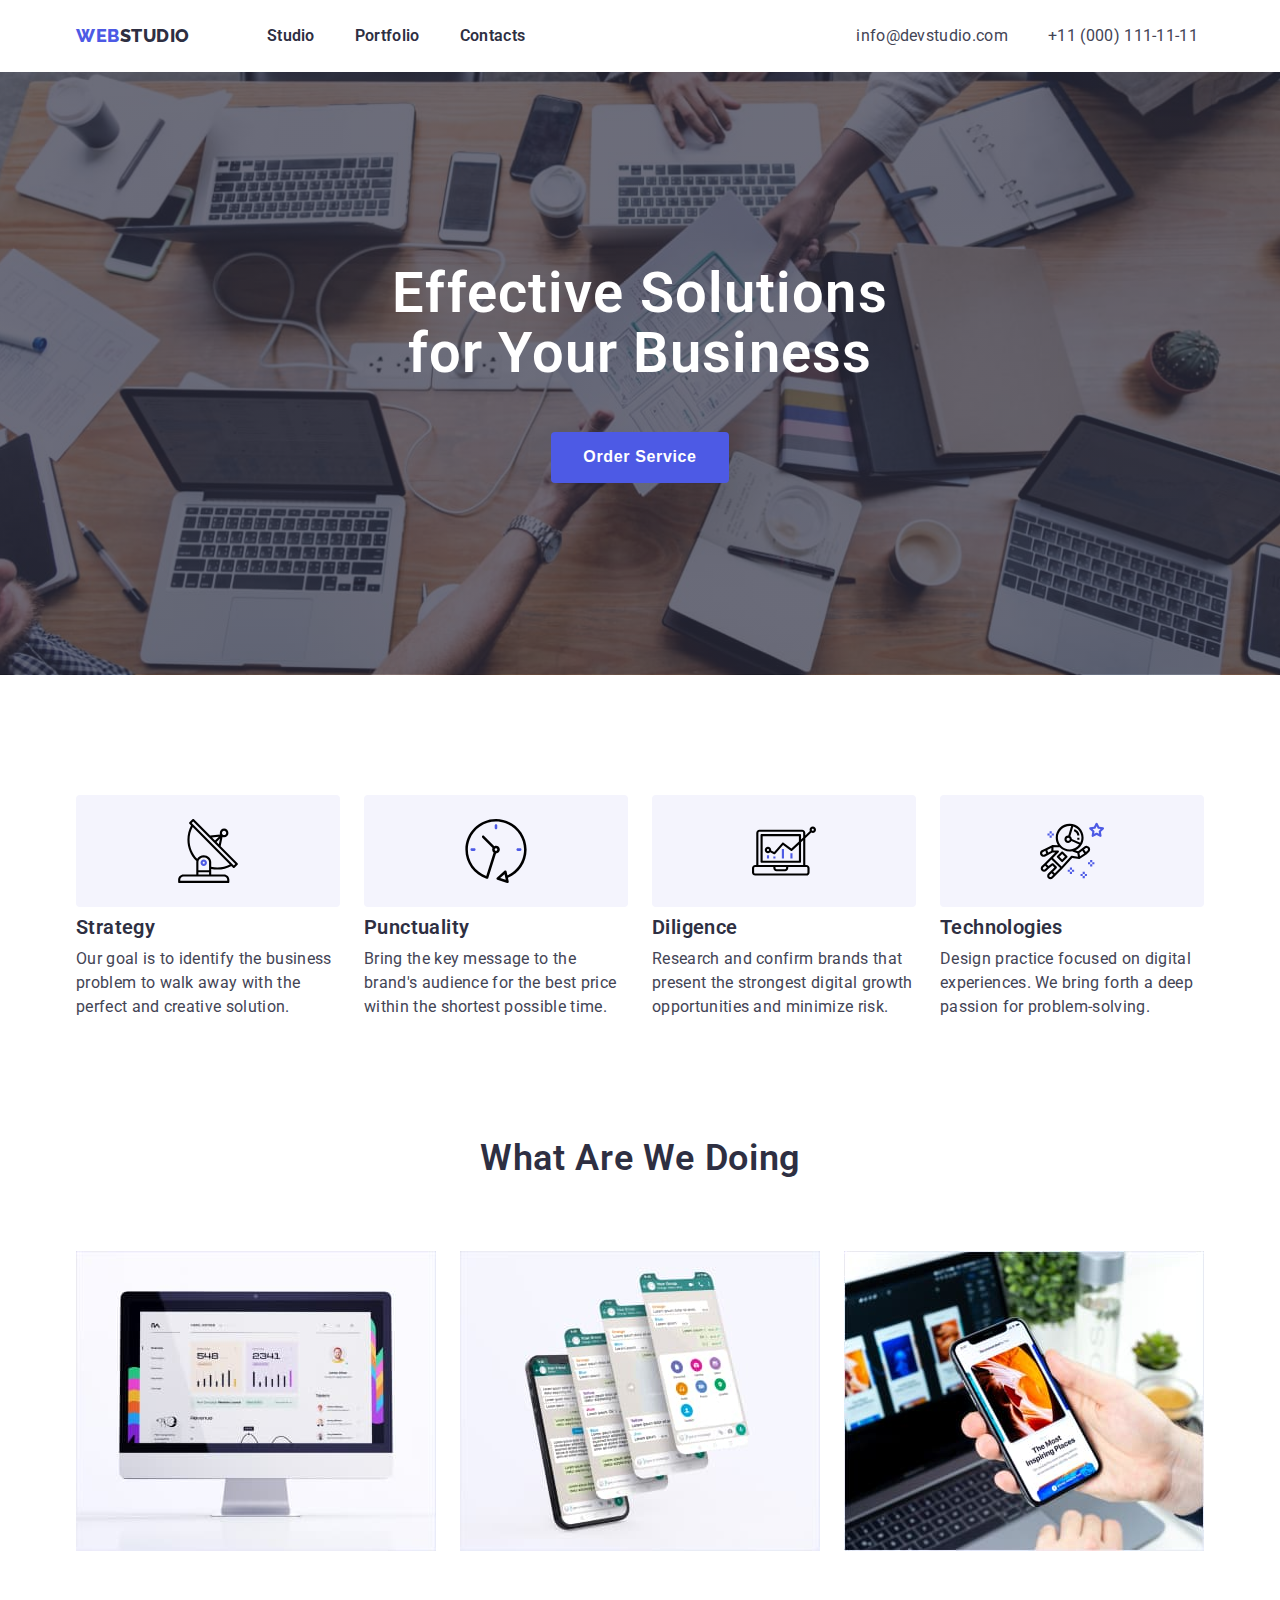
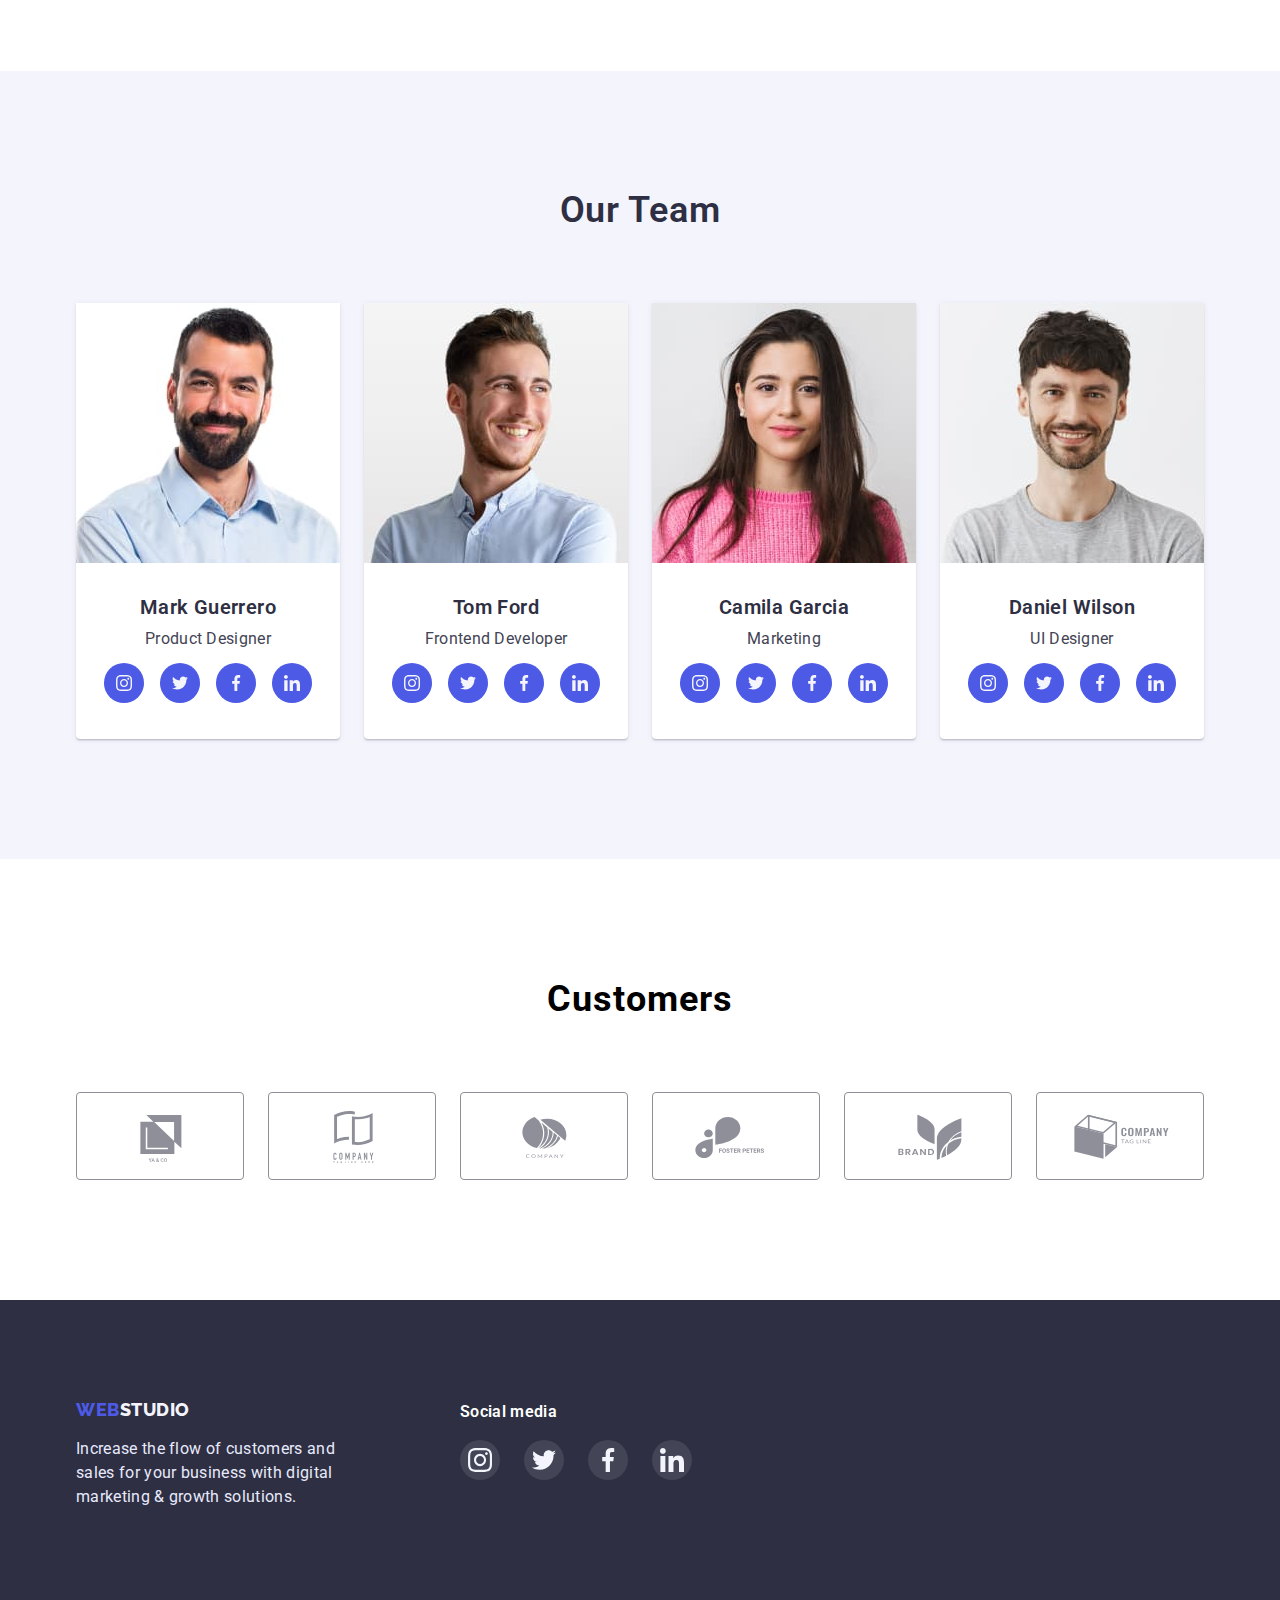
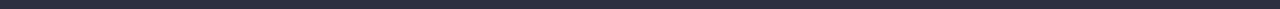
<file: index.html>
<!DOCTYPE html>
<html lang="en">
  <head>
    <meta charset="UTF-8" />
    <meta http-equiv="X-UA-Compatible" content="IE=edge" />
    <meta name="viewport" content="width=device-width, initial-scale=1.0" />
    <title>Studio</title>
    <link
      rel="stylesheet"
      href="https://cdnjs.cloudflare.com/ajax/libs/modern-normalize/1.1.0/modern-normalize.min.css"
      integrity="sha512-wpPYUAdjBVSE4KJnH1VR1HeZfpl1ub8YT/NKx4PuQ5NmX2tKuGu6U/JRp5y+Y8XG2tV+wKQpNHVUX03MfMFn9Q=="
      crossorigin="anonymous"
      referrerpolicy="no-referrer"
    />
    <link rel="stylesheet" href="./css/styles.css" />
    <link rel="preconnect" href="https://fonts.googleapis.com" />
    <link rel="preconnect" href="https://fonts.gstatic.com" crossorigin />
    <link
      href="https://fonts.googleapis.com/css2?family=Raleway:wght@700&family=Roboto:wght@400;500;700;900&display=swap"
      rel="stylesheet"
    />
  </head>

  <body>
    <header class="header">
      <div class="container">
        <nav class="navigation">
          <a href="" class="logo-header"
            ><span class="color-web">Web</span>Studio</a
          >
          <ul class="navigation-list">
            <li class="navigation-list-item list">
              <a href="./index.html" class="navigation-list-link">Studio</a>
            </li>
            <li class="navigation-list-item list">
              <a href="./portfolio.html" class="navigation-list-link"
                >Portfolio</a
              >
            </li>
            <li class="navigation-list-item list">
              <a href="" class="navigation-list-link">Contacts</a>
            </li>
          </ul>
        </nav>

        <ul class="contacts-list">
          <li class="contacts-list-item list">
            <a href="mailto:info@devstudio.com" class="contacts-list-link">
              info@devstudio.com</a
            >
          </li>
          <li class="contacts-list-item list">
            <a href="tel:+110001111111" class="contacts-list-link">
              +11 (000) 111-11-11</a
            >
          </li>
        </ul>
      </div>
    </header>

    <main>
      <section class="hero">
        <div class="container">
          <h1 class="hero-title">
            Effective Solutions <br />for Your Business
          </h1>
          <button type="button" class="hero-button">Order Service</button>
        </div>
      </section>
      <section class="feature">
        <div class="container">
          <ul class="feature-list">
            <li class="feature-list-item list">
              <div class="feature-icon-container">
                <svg class="feature-icon">
                  <use href="./images/icons.svg#icon-antenna"></use>
                </svg>
              </div>
              <h3 class="feature-item-title">Strategy</h3>
              <p class="feature-item-text">
                Our goal is to identify the business problem to walk away with
                the perfect and creative solution.
              </p>
            </li>
            <li class="feature-list-item list">
              <div class="feature-icon-container">
                <svg class="feature-icon">
                  <use href="./images/icons.svg#icon-clock"></use>
                </svg>
              </div>
              <h3 class="feature-item-title">Punctuality</h3>
              <p class="feature-item-text">
                Bring the key message to the brand's audience for the best price
                within the shortest possible time.
              </p>
            </li>
            <li class="feature-list-item list">
              <div class="feature-icon-container">
                <svg class="feature-icon">
                  <use href="./images/icons.svg#icon-diagram"></use>
                </svg>
              </div>
              <h3 class="feature-item-title">Diligence</h3>
              <p class="feature-item-text">
                Research and confirm brands that present the strongest digital
                growth opportunities and minimize risk.
              </p>
            </li>
            <li class="feature-list-item list">
              <div class="feature-icon-container">
                <svg class="feature-icon">
                  <use href="./images/icons.svg#icon-astronaut"></use>
                </svg>
              </div>
              <h3 class="feature-item-title">Technologies</h3>
              <p class="feature-item-text">
                Design practice focused on digital experiences. We bring forth a
                deep passion for problem-solving.
              </p>
            </li>
          </ul>
        </div>
      </section>
      <section class="product-company">
        <div class="container">
          <h2 class="product-company-title">What are we doing</h2>
          <ul class="product-company-list">
            <li class="product-company-item list">
              <img
                width="360"
                height="300"
                src="./images/photo-1.jpg"
                alt="photo-1"
              />
            </li>
            <li class="product-company-item list">
              <img
                width="360"
                height="300"
                src="./images/photo-2.jpg"
                alt="photo-2"
              />
            </li>
            <li class="product-company-item list">
              <img
                width="360"
                height="300"
                src="./images/photo-3.jpg"
                alt="photo-3"
              />
            </li>
          </ul>
        </div>
      </section>
      <section class="team">
        <div class="container">
          <h2 class="team-title">Our Team</h2>
          <ul class="team-list">
            <li class="team-list-item list">
              <img
                width="264"
                height="260"
                src="./images/teamphoto-1.jpg"
                alt="teamphoto-1"
              />
              <div class="team-list-content">
                <h3 class="team-list-title">Mark Guerrero</h3>
                <p class="team-list-position">Product Designer</p>
              </div>

              <ul class="team-soc-list">
                <li class="team-soc-item list">
                  <a href="" class="team-soc-link">
                    <svg class="team-soc-icon instagram">
                      <use href="./images/icons.svg#icon-instagram"></use>
                    </svg>
                  </a>
                </li>
                <li class="team-soc-item list">
                  <a href="" class="team-soc-link">
                    <svg class="team-soc-icon twitter">
                      <use href="./images/icons.svg#icon-twitter"></use>
                    </svg>
                  </a>
                </li>
                <li class="team-soc-item list">
                  <a href="" class="team-soc-link">
                    <svg class="team-soc-icon facebook">
                      <use href="./images/icons.svg#icon-facebook"></use>
                    </svg>
                  </a>
                </li>
                <li class="team-soc-item list">
                  <a href="" class="team-soc-link">
                    <svg class="team-soc-icon linkedin">
                      <use href="./images/icons.svg#icon-linkedin"></use>
                    </svg>
                  </a>
                </li>
              </ul>
            </li>
            <li class="team-list-item list">
              <img
                width="264"
                height="260"
                src="./images/teamphoto-2.jpg"
                alt="teamphoto-2"
              />
              <div class="team-list-content">
                <h3 class="team-list-title">Tom Ford</h3>
                <p class="team-list-position">Frontend Developer</p>
              </div>
              <ul class="team-soc-list">
                <li class="team-soc-item list">
                  <a href="" class="team-soc-link">
                    <svg class="team-soc-icon instagram">
                      <use href="./images/icons.svg#icon-instagram"></use>
                    </svg>
                  </a>
                </li>
                <li class="team-soc-item list">
                  <a href="" class="team-soc-link">
                    <svg class="team-soc-icon twitter">
                      <use href="./images/icons.svg#icon-twitter"></use>
                    </svg>
                  </a>
                </li>
                <li class="team-soc-item list">
                  <a href="" class="team-soc-link">
                    <svg class="team-soc-icon facebook">
                      <use href="./images/icons.svg#icon-facebook"></use>
                    </svg>
                  </a>
                </li>
                <li class="team-soc-item list">
                  <a href="" class="team-soc-link">
                    <svg class="team-soc-icon linkedin">
                      <use href="./images/icons.svg#icon-linkedin"></use>
                    </svg>
                  </a>
                </li>
              </ul>
            </li>
            <li class="team-list-item list">
              <img
                width="264"
                height="260"
                src="./images/teamphoto-3.jpg"
                alt="teamphoto-3"
              />
              <div class="team-list-content">
                <h3 class="team-list-title">Camila Garcia</h3>
                <p class="team-list-position">Marketing</p>
              </div>
              <ul class="team-soc-list">
                <li class="team-soc-item list">
                  <a href="" class="team-soc-link">
                    <svg class="team-soc-icon instagram">
                      <use href="./images/icons.svg#icon-instagram"></use>
                    </svg>
                  </a>
                </li>
                <li class="team-soc-item list">
                  <a href="" class="team-soc-link">
                    <svg class="team-soc-icon twitter">
                      <use href="./images/icons.svg#icon-twitter"></use>
                    </svg>
                  </a>
                </li>
                <li class="team-soc-item list">
                  <a href="" class="team-soc-link">
                    <svg class="team-soc-icon facebook">
                      <use href="./images/icons.svg#icon-facebook"></use>
                    </svg>
                  </a>
                </li>
                <li class="team-soc-item list">
                  <a href="" class="team-soc-link">
                    <svg class="team-soc-icon linkedin">
                      <use href="./images/icons.svg#icon-linkedin"></use>
                    </svg>
                  </a>
                </li>
              </ul>
            </li>
            <li class="team-list-item list">
              <img
                width="264"
                height="260"
                src="./images/teamphoto-4.jpg"
                alt="teamphoto-4"
              />
              <div class="team-list-content">
                <h3 class="team-list-title">Daniel Wilson</h3>
                <p class="team-list-position">UI Designer</p>
              </div>
              <ul class="team-soc-list">
                <li class="team-soc-item list">
                  <a href="" class="team-soc-link">
                    <svg class="team-soc-icon instagram">
                      <use href="./images/icons.svg#icon-instagram"></use>
                    </svg>
                  </a>
                </li>
                <li class="team-soc-item list">
                  <a href="" class="team-soc-link">
                    <svg class="team-soc-icon twitter">
                      <use href="./images/icons.svg#icon-twitter"></use>
                    </svg>
                  </a>
                </li>
                <li class="team-soc-item list">
                  <a href="" class="team-soc-link">
                    <svg class="team-soc-icon facebook">
                      <use href="./images/icons.svg#icon-facebook"></use>
                    </svg>
                  </a>
                </li>
                <li class="team-soc-item list">
                  <a href="" class="team-soc-link">
                    <svg class="team-soc-icon linkedin">
                      <use href="./images/icons.svg#icon-linkedin"></use>
                    </svg>
                  </a>
                </li>
              </ul>
            </li>
          </ul>
        </div>
      </section>
      <section class="customers">
        <div class="container">
          <h2 class="customers-title">Customers</h2>
          <ul class="customers-list list">
            <li class="customers-item">
              <a href="" class="customers-link">
                <svg class="customers-icon">
                  <use href="./images/icons.svg#icon-customers-1"></use>
                </svg>
              </a>
            </li>
            <li class="customers-item">
              <a href="" class="customers-link">
                <svg class="customers-icon">
                  <use href="./images/icons.svg#icon-customers-2"></use>
                </svg>
              </a>
            </li>
            <li class="customers-item">
              <a href="" class="customers-link">
                <svg class="customers-icon">
                  <use href="./images/icons.svg#icon-customers-3"></use>
                </svg>
              </a>
            </li>
            <li class="customers-item">
              <a href="" class="customers-link">
                <svg class="customers-icon">
                  <use href="./images/icons.svg#icon-customers-4"></use>
                </svg>
              </a>
            </li>
            <li class="customers-item">
              <a href="" class="customers-link">
                <svg class="customers-icon">
                  <use href="./images/icons.svg#icon-customers-5"></use>
                </svg>
              </a>
            </li>
            <li class="customers-item">
              <a href="" class="customers-link">
                <svg class="customers-icon">
                  <use href="./images/icons.svg#icon-customers-6"></use>
                </svg>
              </a>
            </li>
          </ul>
        </div>
      </section>
    </main>

    <footer class="footer">
      <div class="container">
        <div class="footer-info">
          <a href="" class="logo-footer"
            ><span class="color-web">Web</span>Studio</a
          >
          <p class="footer-text">
            Increase the flow of customers and sales for your business with
            digital marketing & growth solutions.
          </p>
        </div>
        <div class="footer-soc">
          <p class="footer-soc-title">Social media</p>
          <ul class="footer-soc-list list">
            <li class="footer-soc-item">
              <a href="" class="footer-soc-link">
                <svg class="footer-soc-icon">
                  <use href="./images/icons.svg#icon-instagram"></use>
                </svg>
              </a>
            </li>
            <li class="footer-soc-item">
              <a href="" class="footer-soc-link">
                <svg class="footer-soc-icon">
                  <use href="./images/icons.svg#icon-twitter"></use>
                </svg>
              </a>
            </li>
            <li class="footer-soc-item">
              <a href="" class="footer-soc-link">
                <svg class="footer-soc-icon">
                  <use href="./images/icons.svg#icon-facebook"></use>
                </svg>
              </a>
            </li>
            <li class="footer-soc-item">
              <a href="" class="footer-soc-link">
                <svg class="footer-soc-icon">
                  <use href="./images/icons.svg#icon-linkedin"></use>
                </svg>
              </a>
            </li>
          </ul>
        </div>
      </div>
    </footer>
  </body>
</html>
</file>
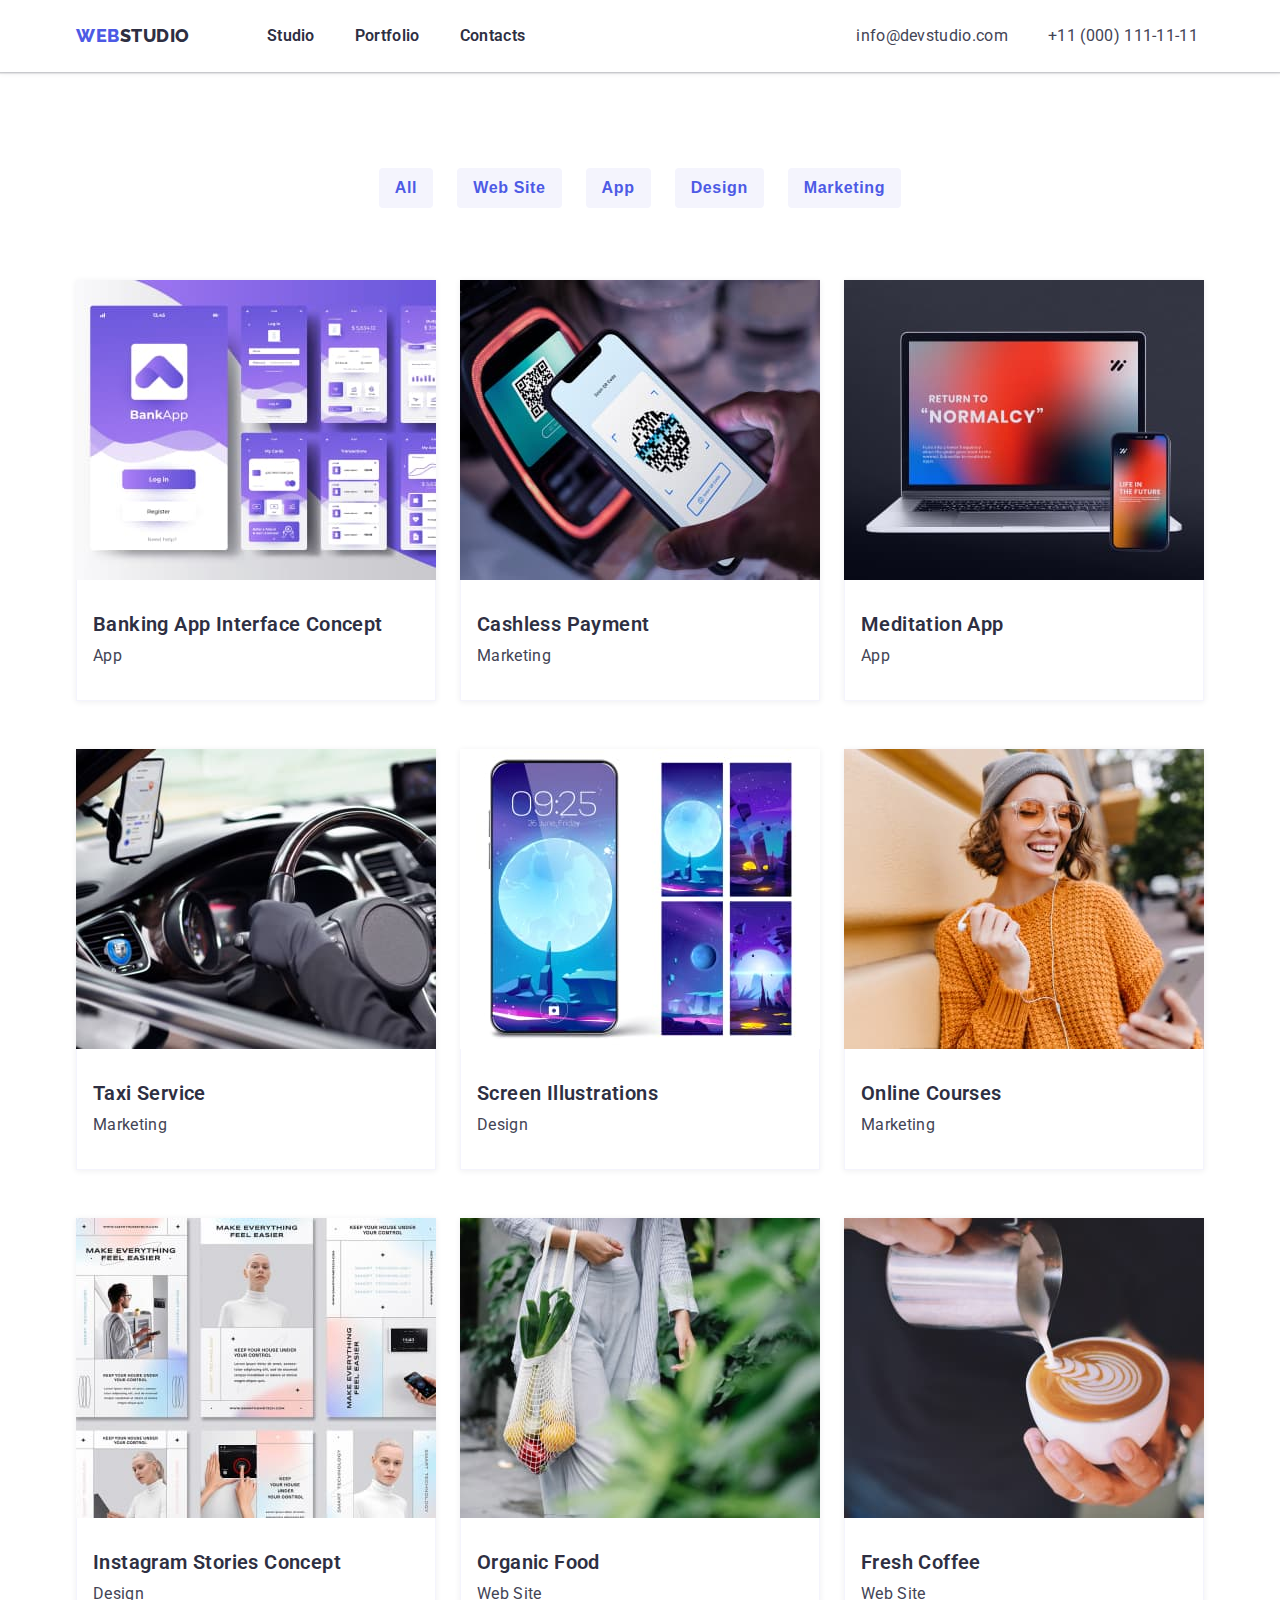
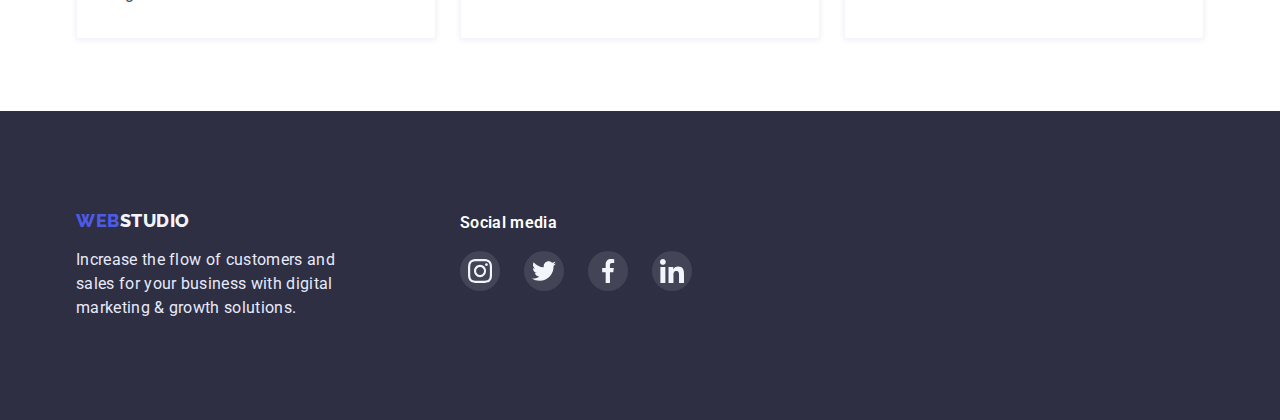
<file: portfolio.html>
<!DOCTYPE html>
<html lang="en">
  <head>
    <meta charset="UTF-8" />
    <meta http-equiv="X-UA-Compatible" content="IE=edge" />
    <meta name="viewport" content="width=device-width, initial-scale=1.0" />
    <title>Document</title>
    <link
      rel="stylesheet"
      href="https://cdnjs.cloudflare.com/ajax/libs/modern-normalize/1.1.0/modern-normalize.min.css"
      integrity="sha512-wpPYUAdjBVSE4KJnH1VR1HeZfpl1ub8YT/NKx4PuQ5NmX2tKuGu6U/JRp5y+Y8XG2tV+wKQpNHVUX03MfMFn9Q=="
      crossorigin="anonymous"
      referrerpolicy="no-referrer"
    />
    <link rel="stylesheet" href="./css/styles.css" />
    <link rel="preconnect" href="https://fonts.googleapis.com" />
    <link rel="preconnect" href="https://fonts.gstatic.com" crossorigin />
    <link
      href="https://fonts.googleapis.com/css2?family=Raleway:wght@700&family=Roboto:wght@400;500;700;900&display=swap"
      rel="stylesheet"
    />
  </head>

  <body>
    <header class="header">
      <div class="container">
        <nav class="navigation">
          <a href="" class="logo-header"
            ><span class="color-web">Web</span>Studio</a
          >
          <ul class="navigation-list">
            <li class="navigation-list-item list">
              <a href="./index.html" class="navigation-list-link">Studio</a>
            </li>
            <li class="navigation-list-item list">
              <a href="./portfolio.html" class="navigation-list-link"
                >Portfolio</a
              >
            </li>
            <li class="navigation-list-item list">
              <a href="" class="navigation-list-link">Contacts</a>
            </li>
          </ul>
        </nav>

        <ul class="contacts-list">
          <li class="contacts-list-item list">
            <a href="mailto:info@devstudio.com" class="contacts-list-link">
              info@devstudio.com</a
            >
          </li>
          <li class="contacts-list-item list">
            <a href="tel:+110001111111" class="contacts-list-link">
              +11 (000) 111-11-11</a
            >
          </li>
        </ul>
      </div>
    </header>

    <main>
      <section class="portfolio">
        <div class="container">
          <h1 class="project-title visually-hidden">Project</h1>
          <ul class="filter-list">
            <li class="filter-list-item list">
              <button type="button" class="filter-button">All</button>
            </li>
            <li class="filter-list-item list">
              <button type="button" class="filter-button">Web Site</button>
            </li>
            <li class="filter-list-item list">
              <button type="button" class="filter-button">App</button>
            </li>
            <li class="filter-list-item list">
              <button type="button" class="filter-button">Design</button>
            </li>
            <li class="filter-list-item list">
              <button type="button" class="filter-button">Marketing</button>
            </li>
          </ul>
          <ul class="project-card-list">
            <li class="project-card-list-item list">
              <a href="" class="project-card-list-link">
                <img
                  width="360"
                  height="300"
                  src="./images/project-card-1.jpg"
                  alt="Project card 1"
                />
                <div class="project-card-content">
                  <h3 class="project-card-list-title">
                    Banking App Interface Concept
                  </h3>
                  <p class="project-card-list-text">App</p>
                </div>
              </a>
            </li>
            <li class="project-card-list-item list">
              <a href="" class="project-card-list-link"
                ><img
                  width="360"
                  height="300"
                  src="./images/project-card-2.jpg"
                  alt="Project card 2"
                />
                <div class="project-card-content">
                  <h3 class="project-card-list-title">Cashless Payment</h3>
                  <p class="project-card-list-text">Marketing</p>
                </div>
              </a>
            </li>
            <li class="project-card-list-item list">
              <a href="" class="project-card-list-link"
                ><img
                  width="360"
                  height="300"
                  src="./images/project-card-3.jpg"
                  alt="Project card 3"
                />
                <div class="project-card-content">
                  <h3 class="project-card-list-title">Meditation App</h3>
                  <p class="project-card-list-text">App</p>
                </div>
              </a>
            </li>
            <li class="project-card-list-item list">
              <a href="" class="project-card-list-link"
                ><img
                  width="360"
                  height="300"
                  src="./images/project-card-4.jpg"
                  alt="Project card 4"
                />
                <div class="project-card-content">
                  <h3 class="project-card-list-title">Taxi Service</h3>
                  <p class="project-card-list-text">Marketing</p>
                </div>
              </a>
            </li>
            <li class="project-card-list-item list">
              <a href="" class="project-card-list-link"
                ><img
                  width="360"
                  height="300"
                  src="./images/project-card-5.jpg"
                  alt="Project card 5"
                />
                <div class="project-card-content">
                  <h3 class="project-card-list-title">Screen Illustrations</h3>
                  <p class="project-card-list-text">Design</p>
                </div>
              </a>
            </li>
            <li class="project-card-list-item list">
              <a href="" class="project-card-list-link"
                ><img
                  width="360"
                  height="300"
                  src="./images/project-card-6.jpg"
                  alt="Project card 6"
                />
                <div class="project-card-content">
                  <h3 class="project-card-list-title">Online Courses</h3>
                  <p class="project-card-list-text">Marketing</p>
                </div>
              </a>
            </li>
            <li class="project-card-list-item list">
              <a href="" class="project-card-list-link"
                ><img
                  width="360"
                  height="300"
                  src="./images/project-card-7.jpg"
                  alt="Project card 7"
                />
                <div class="project-card-content">
                  <h3 class="project-card-list-title">
                    Instagram Stories Concept
                  </h3>
                  <p class="project-card-list-text">Design</p>
                </div>
              </a>
            </li>
            <li class="project-card-list-item list">
              <a href="" class="project-card-list-link"
                ><img
                  width="360"
                  height="300"
                  src="./images/project-card-8.jpg"
                  alt="Project card 8"
                />
                <div class="project-card-content">
                  <h3 class="project-card-list-title">Organic Food</h3>
                  <p class="project-card-list-text">Web Site</p>
                </div>
              </a>
            </li>
            <li class="project-card-list-item list">
              <a href="" class="project-card-list-link"
                ><img
                  width="360"
                  height="300"
                  src="./images/project-card-9.jpg"
                  alt="Project card 9"
                />
                <div class="project-card-content">
                  <h3 class="project-card-list-title">Fresh Coffee</h3>
                  <p class="project-card-list-text">Web Site</p>
                </div>
              </a>
            </li>
          </ul>
        </div>
      </section>
    </main>

    <footer class="footer">
      <div class="container">
        <div class="footer-info">
          <a href="" class="logo-footer"
            ><span class="color-web">Web</span>Studio</a
          >
          <p class="footer-text">
            Increase the flow of customers and sales for your business with
            digital marketing & growth solutions.
          </p>
        </div>
        <div class="footer-soc">
          <p class="footer-soc-title">Social media</p>
          <ul class="footer-soc-list list">
            <li class="footer-soc-item">
              <a href="" class="footer-soc-link">
                <svg class="footer-soc-icon">
                  <use href="./images/icons.svg#icon-instagram"></use>
                </svg>
              </a>
            </li>
            <li class="footer-soc-item">
              <a href="" class="footer-soc-link">
                <svg class="footer-soc-icon">
                  <use href="./images/icons.svg#icon-twitter"></use>
                </svg>
              </a>
            </li>
            <li class="footer-soc-item">
              <a href="" class="footer-soc-link">
                <svg class="footer-soc-icon">
                  <use href="./images/icons.svg#icon-facebook"></use>
                </svg>
              </a>
            </li>
            <li class="footer-soc-item">
              <a href="" class="footer-soc-link">
                <svg class="footer-soc-icon">
                  <use href="./images/icons.svg#icon-linkedin"></use>
                </svg>
              </a>
            </li>
          </ul>
        </div>
      </div>
    </footer>
  </body>
</html>
</file>
<file: css/styles.css>
:root {
  --main-color: #ffffff;
  --second-color: #f4f4fd;
  --accent-color: #4d5ae5;
  --main-text-color: #2e2f42;
  --second-text-color: #434455;
}

img {
  display: block;
}

*,
*::after,
*::before {
  box-sizing: border-box;
  margin: 0;
  padding: 0;
}

.container {
  max-width: 1152px;
  margin: 0 auto;
  padding-left: 12px;
  padding-right: 12px;
}

.visually-hidden {
  position: absolute;
  width: 1px;
  height: 1px;
  margin: -1px;
  border: 0;
  padding: 0;
  white-space: nowrap;
  clip-path: inset(100%);
  clip: rect(0 0 0 0);
  overflow: hidden;
}

body {
  font-family: "Roboto", sans-serif;
  background: var(--main-color);
}

a {
  text-decoration: none;
  display: block;
}

.list {
  list-style: none;
}

/*____________HEADER/FOOTER___________*/

.header {
  background: var(--main-color);
  box-shadow: 0px 2px 1px rgba(46, 47, 66, 0.08),
    0px 1px 1px rgba(46, 47, 66, 0.16), 0px 1px 6px rgba(46, 47, 66, 0.08);
}

.header .container {
  display: flex;
}

.navigation {
  padding: 24px 0;
  align-items: center;
  justify-content: space-between;
  display: flex;
}

.logo-header {
  font-family: "Raleway";
  font-weight: 800;
  font-size: 18px;
  line-height: 1.33;
  letter-spacing: 0.03em;
  text-transform: uppercase;
  color: var(--main-text-color);
  margin-right: 77px;
}

.color-web {
  color: var(--accent-color);
}

.navigation-list {
  display: flex;
}

.navigation-list-item {
}

.navigation-list-item:not(:last-child) {
  padding-right: 40px;
}

.navigation-list-link {
  font-style: normal;
  font-weight: 600;
  font-size: 16px;
  line-height: 1.5;
  letter-spacing: 0.02em;
  color: var(--main-text-color);
}

.navigation-list-link:hover,
.navigation-list-link:focus {
  color: var(--accent-color);
}

.contacts-list {
  display: flex;
  align-items: center;
  margin-left: 331px;
}

.contacts-list-item:not(:first-child) {
  padding-left: 40px;
}

.contacts-list-link {
  font-style: normal;
  font-weight: 400;
  font-size: 16px;
  line-height: 1.5;
  letter-spacing: 0.02em;
  color: var(--second-text-color);
  display: flex;
  align-items: center;
  justify-content: center;
  white-space: nowrap;
}

.contacts-list-link:hover,
.contacts-list-link:focus {
  color: var(--accent-color);
}

.footer {
  background: var(--main-text-color);
  padding: 100px 0;
}

.logo-footer {
  font-family: "Raleway";
  font-weight: 800;
  font-size: 18px;
  line-height: 1.16;
  display: flex;
  align-items: center;
  letter-spacing: 0.03em;
  text-transform: uppercase;
  color: var(--second-color);
  margin-bottom: 16px;
}

.footer-text {
  max-width: 264px;
  font-weight: 400;
  font-size: 16px;
  line-height: 1.5;
  letter-spacing: 0.02em;
  color: #e7e9fc;
}

.footer-info {
  margin-right: 120px;
}

.footer-soc {
}

.footer-soc-title {
  font-weight: 600;
  font-size: 16px;
  line-height: 1.5;
  letter-spacing: 0.02em;
  align-items: center;
  margin-bottom: 16px;
  color: var(--main-color);
}

.footer-soc-list {
  display: flex;
  justify-content: center;
  align-items: center;
}

.footer-soc-item {
  display: flex;
  justify-content: center;
  align-items: center;
}

.footer-soc-item:not(:last-child) {
  margin-right: 24px;
}

.footer-soc-link {
  display: flex;
  justify-content: center;
  align-items: center;
  border-radius: 50%;
  width: 40px;
  height: 40px;
  color: var(--second-color);
  background: rgba(255, 255, 255, 0.1);
}

.footer-soc-link:hover,
.footer-soc-link:focus {
  background: #31d0aa;
}

.footer-soc-icon {
  fill: currentColor;
  width: 24px;
  height: 24px;
}

.footer .container {
  display: flex;
}

/*____________HERO___________*/

.hero {
  padding: 192px 0;
  background-color: var(--main-text-color);
  background-image: linear-gradient(
      rgba(46, 47, 66, 0.7),
      rgba(46, 47, 66, 0.7)
    ),
    url(../images/hero-bg-img.jpg);
  background-repeat: no-repeat;
  background-position: center;
  background-size: cover;
}

.hero .container {
}

.hero-title {
  font-style: normal;
  font-weight: 600;
  font-size: 56px;
  line-height: 1.07;
  text-align: center;
  letter-spacing: 0.02em;
  color: var(--main-color);
  margin-bottom: 48px;
}

.hero-button {
  font-style: normal;
  font-weight: 600;
  font-size: 16px;
  padding: 16px 32px;
  line-height: 1.18;
  letter-spacing: 0.04em;
  color: var(--main-color);
  background: var(--accent-color);
  border-radius: 4px;
  border-style: none;
  cursor: pointer;
  display: block;
  margin: 0 auto;
}

.hero-button:hover,
.hero-button:focus {
  background: #404bbf;
  box-shadow: 0px 4px 4px rgba(0, 0, 0, 0.15);
  border-radius: 4px;
}

/*____________FEATURE___________*/

.feature {
  padding: 120px 0;
}

.feature-icon-container {
  width: 264px;
  height: 112px;
  background: var(--second-color);
  border-radius: 4px;
  display: flex;
  align-items: center;
  justify-content: center;
  margin-bottom: 8px;
}

.feature-icon {
  width: 64px;
  height: 64px;
  margin: 100px 24px;
}

.feature-list {
  display: flex;
}

.feature-list-item:not(:last-child) {
  margin-right: 24px;
}

.feature-item-title {
  font-style: normal;
  font-weight: 600;
  font-size: 20px;
  line-height: 1.2;
  letter-spacing: 0.02em;
  color: var(--main-text-color);
  margin-bottom: 8px;
}

.feature-item-text {
  max-width: 264px;
  font-weight: 400;
  font-size: 16px;
  line-height: 1.5;
  letter-spacing: 0.02em;
  color: var(--second-text-color);
}

/*____________PRODUCT-COMPANY___________*/

.product-company {
  padding-bottom: 120px;
}

.product-company-title {
  font-style: normal;
  font-weight: 600;
  font-size: 36px;
  line-height: 1.11;
  text-align: center;
  letter-spacing: 0.02em;
  text-transform: capitalize;
  color: var(--main-text-color);
  margin-bottom: 72px;
}

.product-company-list {
  display: flex;
}

.product-company-item:not(:last-child) {
  margin-right: 24px;
}

/*____________TEAM___________*/

.team {
  background: var(--second-color);
  padding: 120px 0;
}

.team .container {
}

.team-title {
  font-weight: 600;
  font-size: 36px;
  line-height: 1.11;
  text-align: center;
  letter-spacing: 0.02em;
  text-transform: capitalize;
  color: var(--main-text-color);
  margin-bottom: 72px;
}

.team-list {
  display: flex;
  justify-content: center;
}

.team-list-item {
  background: var(--main-color);
  box-shadow: 0px 1px 6px rgba(46, 47, 66, 0.08),
    0px 1px 1px rgba(46, 47, 66, 0.16), 0px 2px 1px rgba(46, 47, 66, 0.08);
  border-radius: 0px 0px 4px 4px;
}

.team-list-item:not(:last-child) {
  margin-right: 24px;
}

.team-list-content {
  padding: 32px 0 12px;
}

.team-list-title {
  font-style: normal;
  font-weight: 600;
  font-size: 20px;
  line-height: 1.2;
  text-align: center;
  letter-spacing: 0.02em;
  color: var(--main-text-color);
}

.team-list-position {
  font-weight: 400;
  font-size: 16px;
  line-height: 1.5;
  text-align: center;
  letter-spacing: 0.02em;
  color: var(--second-text-color);
  padding-top: 8px;
}

.team-soc-list {
  display: flex;
  justify-content: center;
  align-items: center;
  margin-bottom: 36px;
}

.team-soc-item {
  display: flex;
  justify-content: center;
  align-items: center;
}

.team-soc-item:not(:last-child) {
  margin-right: 16px;
}

.team-soc-link {
  display: flex;
  justify-content: center;
  align-items: center;
  border-radius: 50%;
  width: 40px;
  height: 40px;
  background-color: var(--accent-color);
}

.team-soc-link:hover,
.team-soc-link:focus {
  fill: currentColor;
  background-color: #404bbf;
}

.team-soc-icon {
  width: 16px;
  height: 16px;
  fill: var(--second-color);
}

/*____________CUSTOMERS___________*/

.customers {
  padding: 120px 0;
}

.customers-title {
  font-style: normal;
  font-weight: 700;
  font-size: 36px;
  line-height: 1.16;
  text-align: center;
  letter-spacing: 0.03em;
  margin-bottom: 72px;
}

.customers-list {
  display: flex;
  justify-content: center;
  align-items: center;
}

.customers-item {
  display: flex;
  justify-content: center;
  align-items: center;
}

.customers-item:not(:last-child) {
  margin-right: 24px;
}

.customers-link {
  display: flex;
  justify-content: center;
  align-items: center;
  width: 168px;
  height: 88px;
  color: #8e8f99;
  border: 1px solid #8e8f99;
  border-radius: 4px;
}

.customers-link:hover,
.customers-link:focus {
  color: var(--accent-color);
  border: 1px solid var(--accent-color);
  border-radius: 4px;
}

.customers-icon {
  fill: currentColor;
  width: 104px;
  height: 56px;
}

/*____________FILTER___________*/

.portfolio {
  padding-top: 96px;
  padding-bottom: 120px;
}

.project-title {
}

.filter-list {
  display: flex;
  justify-content: center;
}

.filter-list-item {
}

.filter-list-item:not(:last-child) {
  margin-right: 24px;
}

.filter-button {
  font-style: normal;
  font-weight: 600;
  font-size: 16px;
  line-height: 1.5;
  display: block;
  align-items: center;
  text-align: center;
  letter-spacing: 0.04em;
  color: var(--accent-color);
  cursor: pointer;
  background: var(--second-color);
  border: 1px solid #e7e9fc;
  border-style: none;
  border-radius: 4px;
  padding: 8px 16px;
}

.filter-button:hover,
.filter-button:focus {
  color: var(--main-color);
  background: var(--accent-color);
  box-shadow: 0px 3px 1px rgba(0, 0, 0, 0.1), 0px 2px 1px rgba(0, 0, 0, 0.08),
    0px 2px 2px rgba(0, 0, 0, 0.12);
  border-radius: 4px;
}

/*____________PROJECT-CARD___________*/

.container .project-card-list {
  margin-top: 72px;
  display: flex;
  flex-wrap: wrap;
}

.project-card-list-item {
  margin-right: 24px;
  margin-bottom: 48px;
}

.project-card-list-item:nth-child(3n + 3) {
  margin-right: -24px;
}

.project-card-list-item:nth-last-child(-n + 3) {
  margin-bottom: -48px;
}

.project-card-list-link {
  box-shadow: 0px 1px 6px rgba(46, 47, 66, 0.08);
}

.project-card-list-link:focus,
.project-card-list-link:hover {
  background: var(--main-color);
  border-top: none;
  box-shadow: 0px 1px 6px rgba(46, 47, 66, 0.08),
    0px 1px 1px rgba(46, 47, 66, 0.16), 0px 2px 1px rgba(46, 47, 66, 0.08);
}

.project-card-content {
  background: var(--main-color);
  border: 0.5px solid var(--second-color);
  padding: 32px 0 32px 16px;
  border-top: none;
}

.project-card-list-title {
  font-style: normal;
  font-weight: 600;
  font-size: 20px;
  line-height: 1.2;
  letter-spacing: 0.02em;
  color: var(--main-text-color);
}

.project-card-list-text {
  font-weight: 400;
  font-size: 16px;
  line-height: 1.5;
  letter-spacing: 0.02em;
  color: var(--second-text-color);
  margin-top: 8px;
}
</file>
